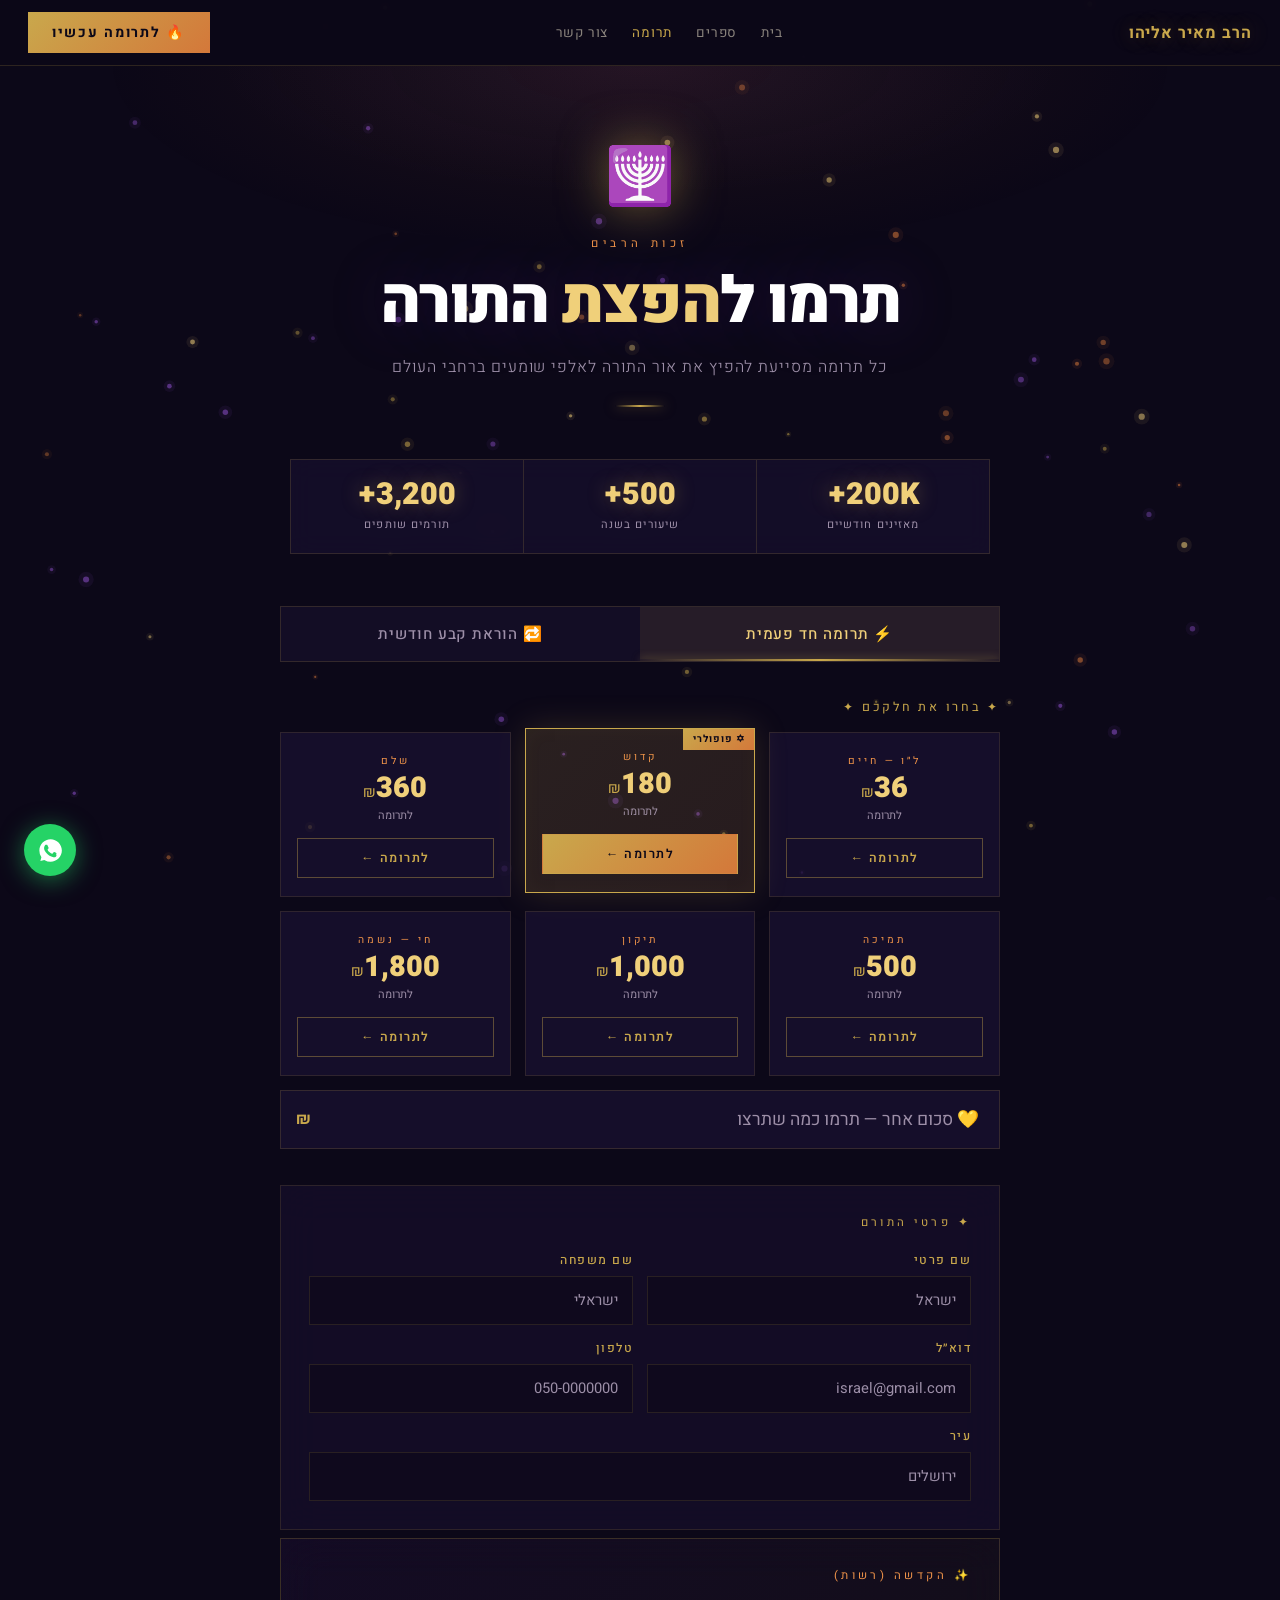
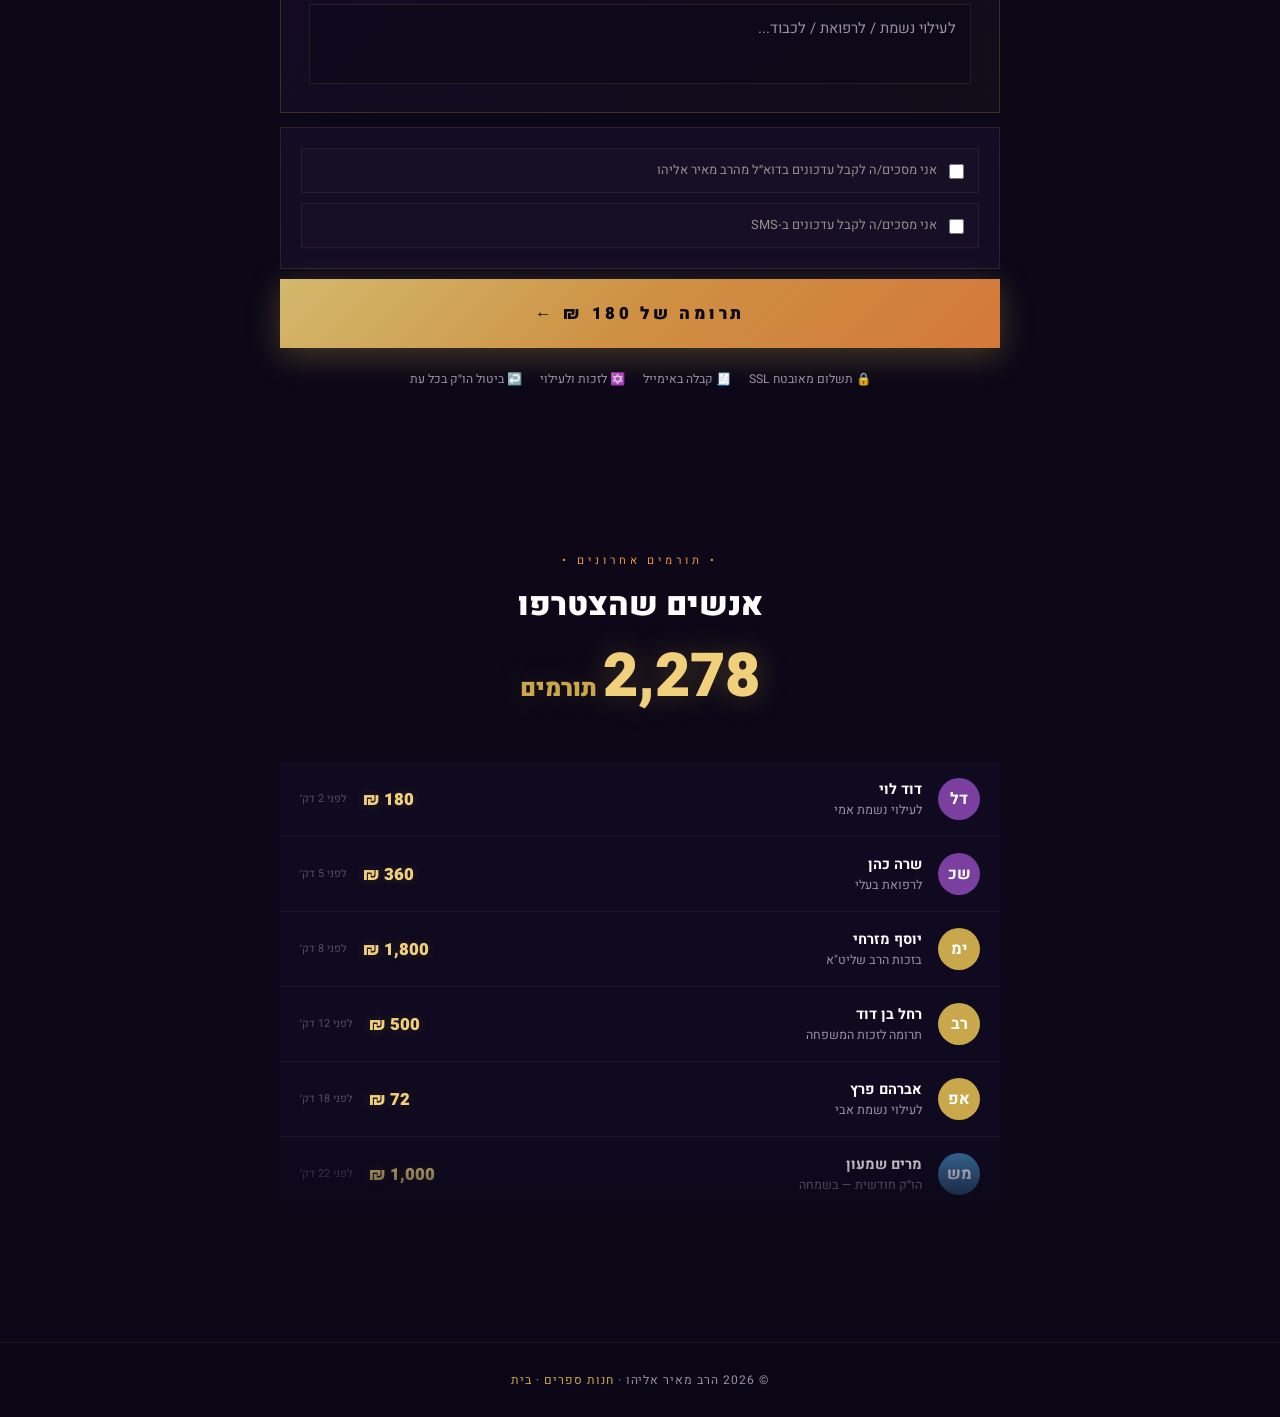
<file: donate.html>
<!DOCTYPE html>
<html lang="he" dir="rtl">
<head>
  <meta charset="UTF-8"/>
  <meta name="viewport" content="width=device-width, initial-scale=1.0"/>
  <title>תרומה — הרב מאיר אליהו</title>
  <link rel="preconnect" href="https://fonts.googleapis.com"/>
  <link rel="preconnect" href="https://fonts.gstatic.com" crossorigin/>
  <link href="https://fonts.googleapis.com/css2?family=Heebo:wght@300;400;500;700;900&display=swap" rel="stylesheet"/>
  <style>
    *, *::before, *::after { box-sizing: border-box; margin: 0; padding: 0; }

    :root {
      --gold:       #c9a84c;
      --gold-light: #f0d07a;
      --amber:      #d4783a;
      --amber-light:#f0944a;
      --bg:         #0c0818;
      --bg-card:    #1a1232;
      --border:     rgba(201,168,76,0.18);
      --text:       #f2ead8;
      --muted:      #9d8fa8;
      --font:       'Heebo', sans-serif;
      --purple:     #7b3fa0;
    }

    html { scroll-behavior: smooth; }

    body {
      font-family: var(--font);
      background: var(--bg);
      color: var(--text);
      direction: rtl;
      overflow-x: hidden;
      min-height: 100vh;
    }

    /* ══ CANVAS BACKGROUND ═══════════════════════════ */
    #particle-canvas {
      position: fixed;
      inset: 0; z-index: 0;
      pointer-events: none;
    }

    /* ══ STICKY DONATE CTA BAR ═══════════════════════ */
    .sticky-bar {
      position: fixed; top: 0; left: 0; right: 0; z-index: 100;
      display: flex; align-items: center; justify-content: space-between;
      padding: 12px 28px;
      background: rgba(12,8,24,0.95);
      backdrop-filter: blur(16px);
      border-bottom: 1px solid var(--border);
    }
    .sticky-logo {
      font-size: 1rem; font-weight: 700;
      color: var(--gold);
      text-decoration: none;
      letter-spacing: 0.06em;
      text-shadow: 0 0 20px rgba(201,168,76,0.4);
    }
    .sticky-nav { display: flex; align-items: center; gap: 24px; }
    .sticky-nav a {
      color: rgba(240,232,208,0.55);
      text-decoration: none;
      font-size: 0.84rem;
      letter-spacing: 0.06em;
      transition: color 0.2s;
    }
    .sticky-nav a:hover { color: var(--gold-light); }
    .sticky-nav a.active { color: var(--gold); }
    .sticky-cta {
      display: inline-flex; align-items: center; gap: 8px;
      padding: 10px 24px;
      background: linear-gradient(135deg, var(--gold), var(--amber));
      color: #0c0818;
      font-family: var(--font); font-size: 0.88rem; font-weight: 700;
      letter-spacing: 0.12em; border: none; cursor: pointer;
      transition: opacity 0.2s, transform 0.2s;
      text-decoration: none;
    }
    .sticky-cta:hover { opacity: 0.88; transform: translateY(-1px); }

    /* mobile hamburger */
    .sticky-ham {
      display: none; flex-direction: column; gap: 5px;
      background: none; border: none; cursor: pointer; padding: 4px;
    }
    .sticky-ham span {
      display: block; width: 22px; height: 1.5px;
      background: var(--gold);
      transition: transform 0.3s ease, opacity 0.2s ease;
    }
    .sticky-ham.open span:nth-child(1) { transform: translateY(6.5px) rotate(45deg); }
    .sticky-ham.open span:nth-child(2) { opacity: 0; }
    .sticky-ham.open span:nth-child(3) { transform: translateY(-6.5px) rotate(-45deg); }

    .mob-overlay {
      position: fixed; inset: 0; z-index: 90;
      background: rgba(8,4,20,0.97);
      backdrop-filter: blur(24px);
      display: flex; flex-direction: column;
      align-items: center; justify-content: center; gap: 40px;
      opacity: 0; pointer-events: none;
      transition: opacity 0.35s ease;
    }
    .mob-overlay.open { opacity: 1; pointer-events: all; }
    .mob-overlay a {
      font-size: 1.8rem; font-weight: 700; letter-spacing: 0.1em;
      color: rgba(240,232,208,0.65); text-decoration: none;
      transition: color 0.25s ease;
    }
    .mob-overlay a:hover { color: var(--gold-light); }

    /* ══ MAIN WRAPPER ════════════════════════════════ */
    .main-wrap {
      position: relative; z-index: 1;
      padding-top: 64px;
    }

    /* ══ HERO ════════════════════════════════════════ */
    .donate-hero {
      text-align: center;
      padding: 72px 24px 52px;
      position: relative;
    }
    .donate-hero::before {
      content: '';
      position: absolute; inset: 0;
      background:
        radial-gradient(ellipse 70% 80% at 50% 0%, rgba(180,100,20,0.1) 0%, transparent 60%),
        radial-gradient(ellipse 60% 60% at 50% 0%, rgba(120,60,200,0.08) 0%, transparent 55%);
      pointer-events: none;
    }

    /* 3D rotating menorah/star SVG */
    .hero-3d-icon {
      display: inline-block;
      font-size: 3.5rem;
      margin-bottom: 16px;
      animation: spin3d 8s ease-in-out infinite;
      filter: drop-shadow(0 0 24px rgba(201,168,76,0.5));
      transform-style: preserve-3d;
    }
    @keyframes spin3d {
      0%   { transform: rotateY(0deg) scale(1); }
      25%  { transform: rotateY(15deg) scale(1.05); }
      50%  { transform: rotateY(0deg) scale(1); }
      75%  { transform: rotateY(-15deg) scale(1.05); }
      100% { transform: rotateY(0deg) scale(1); }
    }

    .hero-eyebrow {
      font-size: 0.72rem; letter-spacing: 0.4em;
      color: var(--amber-light); text-transform: uppercase; margin-bottom: 14px;
    }
    .hero-title {
      font-size: clamp(2.2rem, 6vw, 4rem);
      font-weight: 900; letter-spacing: -0.03em; color: #fff;
      line-height: 1.15;
      text-shadow: 0 0 60px rgba(120,60,200,0.25);
      margin-bottom: 14px;
    }
    .hero-title span { color: var(--gold-light); }
    .hero-sub {
      font-size: 1rem; font-weight: 300; color: var(--muted);
      letter-spacing: 0.06em; max-width: 520px; margin: 0 auto;
      line-height: 1.7;
    }
    .hero-divider {
      width: 50px; height: 2px;
      background: linear-gradient(90deg, transparent, var(--gold), transparent);
      margin: 24px auto 0;
      box-shadow: 0 0 12px rgba(201,168,76,0.5);
    }

    /* ══ IMPACT COUNTER BAR ══════════════════════════ */
    .impact-bar {
      display: flex; justify-content: center;
      max-width: 700px; margin: 0 auto 52px;
      border: 1px solid var(--border);
      background: rgba(26,18,50,0.6);
      backdrop-filter: blur(12px);
    }
    .impact-cell {
      flex: 1; text-align: center; padding: 20px 12px;
      border-left: 1px solid var(--border);
      position: relative;
    }
    .impact-cell:last-child { border-left: none; }
    .impact-num {
      display: block;
      font-size: 1.9rem; font-weight: 900; line-height: 1;
      color: var(--gold-light);
      text-shadow: 0 0 20px rgba(201,168,76,0.35);
    }
    .impact-lbl {
      display: block; font-size: 0.7rem; color: var(--muted);
      letter-spacing: 0.1em; margin-top: 6px;
    }

    /* ══ TOGGLE ══════════════════════════════════════ */
    .section-wrap {
      max-width: 760px; margin: 0 auto; padding: 0 20px 100px;
    }
    .toggle-row {
      display: flex;
      border: 1px solid var(--border);
      background: rgba(26,18,50,0.5);
      margin-bottom: 36px;
      overflow: hidden;
    }
    .toggle-btn {
      flex: 1; padding: 16px;
      background: transparent; border: none;
      color: var(--muted);
      font-family: var(--font); font-size: 0.95rem; font-weight: 500;
      letter-spacing: 0.06em; cursor: pointer;
      transition: all 0.28s ease; position: relative;
    }
    .toggle-btn.active { background: rgba(201,168,76,0.1); color: var(--gold-light); }
    .toggle-btn.active::after {
      content: '';
      position: absolute; bottom: 0; left: 0; right: 0; height: 2px;
      background: linear-gradient(90deg, transparent, var(--gold), transparent);
      box-shadow: 0 0 8px rgba(201,168,76,0.6);
    }

    /* ══ AMOUNT CARDS GRID ═══════════════════════════ */
    .amounts-section { margin-bottom: 8px; }
    .amounts-label {
      font-size: 0.78rem; color: var(--gold); letter-spacing: 0.22em;
      text-transform: uppercase; margin-bottom: 16px; display: block;
    }
    .amounts-grid {
      display: grid;
      grid-template-columns: repeat(3, 1fr);
      gap: 14px;
      margin-bottom: 14px;
    }

    .amount-card {
      position: relative;
      background: rgba(26,18,50,0.7);
      border: 1px solid rgba(201,168,76,0.14);
      padding: 20px 16px 18px;
      text-align: center;
      cursor: pointer;
      transition: border-color 0.3s, box-shadow 0.3s, transform 0.3s;
      transform-style: preserve-3d;
      overflow: hidden;
    }
    .amount-card::before {
      content: '';
      position: absolute; inset: 0;
      background: linear-gradient(135deg, rgba(201,168,76,0.06), rgba(212,120,58,0.04));
      opacity: 0; transition: opacity 0.3s;
    }
    .amount-card:hover { border-color: rgba(201,168,76,0.5); transform: translateY(-4px); }
    .amount-card:hover::before { opacity: 1; }
    .amount-card.selected {
      border-color: var(--gold);
      background: rgba(201,168,76,0.1);
      box-shadow: 0 0 32px rgba(201,168,76,0.18), inset 0 0 20px rgba(201,168,76,0.04);
      transform: translateY(-4px);
    }
    .amount-card.selected::before { opacity: 1; }

    /* popular badge */
    .card-badge {
      position: absolute; top: -1px; right: -1px;
      padding: 4px 10px;
      background: linear-gradient(135deg, var(--gold), var(--amber));
      color: #0c0818;
      font-size: 0.62rem; font-weight: 700; letter-spacing: 0.1em;
    }

    .card-label {
      font-size: 0.65rem; letter-spacing: 0.28em; color: var(--amber-light);
      text-transform: uppercase; margin-bottom: 6px;
    }
    .card-price {
      font-size: 1.8rem; font-weight: 900; line-height: 1;
      color: var(--gold-light);
    }
    .card-price .curr { font-size: 0.95rem; font-weight: 400; color: var(--gold); }
    .card-sub {
      font-size: 0.7rem; color: var(--muted); margin-top: 4px; margin-bottom: 14px;
    }
    .card-donate-btn {
      width: 100%;
      padding: 10px 0;
      background: transparent;
      border: 1px solid rgba(201,168,76,0.4);
      color: var(--gold);
      font-family: var(--font); font-size: 0.78rem; font-weight: 600;
      letter-spacing: 0.12em; cursor: pointer;
      position: relative; overflow: hidden;
      transition: color 0.28s ease;
    }
    .card-donate-btn::before {
      content: '';
      position: absolute; inset: 0;
      background: linear-gradient(135deg, var(--gold), var(--amber));
      transform: translateX(101%);
      transition: transform 0.32s cubic-bezier(0.16,1,0.3,1);
    }
    .card-donate-btn:hover::before { transform: translateX(0); }
    .card-donate-btn:hover { color: #0c0818; border-color: var(--gold); }
    .card-donate-btn span { position: relative; z-index: 1; }
    .amount-card.selected .card-donate-btn {
      background: linear-gradient(135deg, var(--gold), var(--amber));
      color: #0c0818; border-color: transparent;
    }
    .amount-card.selected .card-donate-btn::before { display: none; }

    /* ══ CUSTOM AMOUNT ═══════════════════════════════ */
    .custom-row {
      position: relative; margin-bottom: 36px;
    }
    .custom-row input {
      width: 100%;
      padding: 16px 20px 16px 50px;
      background: rgba(26,18,50,0.7);
      border: 1px solid var(--border);
      color: var(--text);
      font-family: var(--font); font-size: 1.1rem;
      direction: rtl; outline: none;
      transition: border-color 0.28s, box-shadow 0.28s;
    }
    .custom-row input:focus {
      border-color: rgba(201,168,76,0.6);
      box-shadow: 0 0 0 3px rgba(201,168,76,0.07);
    }
    .custom-row input::placeholder { color: var(--muted); }
    .custom-row .sym {
      position: absolute; left: 16px; top: 50%;
      transform: translateY(-50%);
      color: var(--gold); font-weight: 700; pointer-events: none;
    }

    /* ══ RECURRING NOTE ══════════════════════════════ */
    .recurring-note {
      display: none;
      padding: 14px 18px;
      border: 1px solid rgba(212,120,58,0.28);
      background: linear-gradient(135deg, rgba(212,120,58,0.07), rgba(201,168,76,0.04));
      font-size: 0.88rem; color: rgba(240,232,208,0.7);
      line-height: 1.65; margin-bottom: 28px;
    }

    /* ══ FORM GLASSMORPHISM ═══════════════════════════ */
    .form-glass {
      background: rgba(26,18,50,0.55);
      border: 1px solid rgba(201,168,76,0.14);
      backdrop-filter: blur(20px);
      padding: 28px;
      margin-bottom: 8px;
      transition: border-color 0.3s;
    }
    .form-glass:hover { border-color: rgba(201,168,76,0.25); }
    .form-title {
      font-size: 0.72rem; letter-spacing: 0.3em; color: var(--gold);
      text-transform: uppercase; margin-bottom: 20px;
    }
    .form-row { display: grid; grid-template-columns: 1fr 1fr; gap: 14px; }
    .field { display: flex; flex-direction: column; gap: 7px; }
    .field label {
      font-size: 0.76rem; font-weight: 500;
      letter-spacing: 0.12em; color: var(--gold);
    }
    .field input, .field textarea {
      padding: 13px 14px;
      background: rgba(12,8,24,0.6);
      border: 1px solid rgba(201,168,76,0.14);
      color: var(--text);
      font-family: var(--font); font-size: 0.92rem;
      direction: rtl; outline: none;
      transition: border-color 0.25s, box-shadow 0.25s;
    }
    .field input:focus, .field textarea:focus {
      border-color: rgba(201,168,76,0.55);
      box-shadow: 0 0 0 3px rgba(201,168,76,0.05);
    }
    .field input::placeholder, .field textarea::placeholder { color: var(--muted); }
    .field textarea { resize: none; height: 80px; }

    .dedication-glass {
      background: linear-gradient(135deg, rgba(120,60,200,0.07), rgba(201,168,76,0.04));
      border-color: rgba(201,168,76,0.22) !important;
    }
    .dedication-glass .form-title { color: var(--amber-light); }

    .consent {
      display: flex; align-items: flex-start; gap: 12px;
      padding: 12px 14px;
      border: 1px solid rgba(201,168,76,0.1);
      background: rgba(201,168,76,0.02);
      cursor: pointer;
      transition: border-color 0.2s;
    }
    .consent:hover { border-color: rgba(201,168,76,0.28); }
    .consent input { width: 15px; height: 15px; margin-top: 3px; accent-color: var(--gold); flex-shrink: 0; }
    .consent span { font-size: 0.8rem; color: rgba(240,232,208,0.6); line-height: 1.5; }

    /* ══ DONATE BUTTON ═══════════════════════════════ */
    .donate-btn-wrap { margin-top: 10px; position: relative; }
    .btn-donate-main {
      width: 100%;
      padding: 22px;
      background: linear-gradient(135deg, #c9a84c 0%, #d4783a 100%);
      border: none; color: #0c0818;
      font-family: var(--font); font-size: 1.05rem; font-weight: 900;
      letter-spacing: 0.22em; cursor: pointer;
      position: relative; overflow: hidden;
      transition: transform 0.25s, box-shadow 0.25s;
      box-shadow: 0 8px 32px rgba(201,168,76,0.3);
    }
    .btn-donate-main:hover {
      transform: translateY(-2px);
      box-shadow: 0 16px 48px rgba(201,168,76,0.45);
    }
    .btn-donate-main:active { transform: scale(0.99); }
    .btn-donate-main::before {
      content: '';
      position: absolute; inset: 0;
      background: linear-gradient(135deg, rgba(255,255,255,0.18) 0%, transparent 50%);
      pointer-events: none;
    }
    .btn-text { position: relative; z-index: 1; }
    /* ripple */
    .ripple-el {
      position: absolute;
      border-radius: 50%;
      transform: scale(0);
      animation: ripple-anim 0.6s linear;
      background: rgba(255,255,255,0.2);
      pointer-events: none;
    }
    @keyframes ripple-anim {
      to { transform: scale(4); opacity: 0; }
    }
    /* pulse glow */
    @keyframes btn-glow {
      0%,100% { box-shadow: 0 8px 32px rgba(201,168,76,0.3); }
      50%      { box-shadow: 0 8px 52px rgba(201,168,76,0.55); }
    }
    .btn-donate-main { animation: btn-glow 2.8s ease-in-out infinite; }

    /* ══ TRUST ROW ═══════════════════════════════════ */
    .trust-row {
      display: flex; justify-content: center; gap: 18px;
      margin-top: 22px; flex-wrap: wrap;
    }
    .trust-item {
      display: flex; align-items: center; gap: 6px;
      font-size: 0.76rem; color: var(--muted);
    }

    /* ══ LIVE DONORS FEED ════════════════════════════ */
    .donors-section {
      max-width: 760px; margin: 64px auto 0; padding: 0 20px 120px;
    }
    .donors-eyebrow {
      text-align: center; display: block;
      font-size: 0.7rem; letter-spacing: 0.35em; color: var(--amber-light);
      text-transform: uppercase; margin-bottom: 12px;
    }
    .donors-title {
      text-align: center;
      font-size: clamp(1.4rem, 3.5vw, 2rem);
      font-weight: 900; color: #fff; margin-bottom: 4px;
    }
    .donors-count-live {
      text-align: center;
      font-size: clamp(2.4rem, 6vw, 3.8rem);
      font-weight: 900; color: var(--gold-light);
      text-shadow: 0 0 30px rgba(201,168,76,0.3);
      display: block; margin-bottom: 40px;
    }
    .donors-count-live span { font-size: 1.5rem; color: var(--gold); }

    .donors-feed {
      display: flex; flex-direction: column; gap: 0;
      position: relative;
      max-height: 460px; overflow: hidden;
    }
    .donors-feed::after {
      content: '';
      position: absolute; bottom: 0; left: 0; right: 0; height: 80px;
      background: linear-gradient(to top, var(--bg), transparent);
      pointer-events: none;
    }

    .donor-row {
      display: flex; align-items: center; gap: 16px;
      padding: 16px 20px;
      border-bottom: 1px solid rgba(201,168,76,0.07);
      animation: donor-enter 0.5s cubic-bezier(0.16,1,0.3,1) both;
      background: rgba(26,18,50,0.3);
      transition: background 0.25s;
    }
    .donor-row:hover { background: rgba(201,168,76,0.04); }
    @keyframes donor-enter {
      from { opacity: 0; transform: translateY(-16px); }
      to   { opacity: 1; transform: translateY(0); }
    }
    .donor-avatar {
      width: 42px; height: 42px; border-radius: 50%;
      background: linear-gradient(135deg, var(--purple), var(--amber));
      display: flex; align-items: center; justify-content: center;
      font-size: 1rem; font-weight: 700; color: #fff;
      flex-shrink: 0;
    }
    .donor-info { flex: 1; min-width: 0; }
    .donor-name { font-size: 0.9rem; font-weight: 700; color: #fff; }
    .donor-msg  { font-size: 0.78rem; color: var(--muted); margin-top: 2px; line-height: 1.4; white-space: nowrap; overflow: hidden; text-overflow: ellipsis; }
    .donor-amount {
      font-size: 1.05rem; font-weight: 900;
      color: var(--gold-light); flex-shrink: 0;
      text-shadow: 0 0 12px rgba(201,168,76,0.2);
    }
    .donor-time { font-size: 0.68rem; color: rgba(157,143,168,0.5); flex-shrink: 0; }

    /* ══ FLOATING WHATSAPP ═══════════════════════════ */
    .float-wa {
      position: fixed; bottom: 24px; left: 24px; z-index: 500;
      width: 52px; height: 52px; border-radius: 50%;
      background: #25d366;
      display: flex; align-items: center; justify-content: center;
      text-decoration: none;
      box-shadow: 0 4px 24px rgba(37,211,102,0.5);
      animation: wa-p 3s ease-in-out infinite;
      transition: transform 0.2s;
    }
    .float-wa:hover { transform: scale(1.1); }
    .float-wa svg { width: 27px; height: 27px; fill: #fff; }
    @keyframes wa-p {
      0%,100% { box-shadow: 0 4px 24px rgba(37,211,102,0.5); }
      50%      { box-shadow: 0 4px 40px rgba(37,211,102,0.75); }
    }

    /* ══ FOOTER ══════════════════════════════════════ */
    .donate-footer {
      border-top: 1px solid rgba(201,168,76,0.1);
      padding: 28px 20px;
      text-align: center;
      background: rgba(12,8,24,0.7);
      position: relative; z-index: 1;
    }
    .donate-footer p { font-size: 0.75rem; color: var(--muted); letter-spacing: 0.08em; }
    .donate-footer a { color: var(--gold); text-decoration: none; }

    /* ══ MOBILE ══════════════════════════════════════ */
    @media (max-width: 700px) {
      .sticky-nav { display: none; }
      .sticky-ham { display: flex; }
      .sticky-cta { padding: 9px 16px; font-size: 0.8rem; letter-spacing: 0.08em; }

      .donate-hero { padding: 56px 20px 40px; }
      .hero-title { font-size: clamp(1.8rem, 8vw, 2.8rem); }

      .impact-bar { flex-wrap: wrap; margin: 0 20px 40px; }
      .impact-cell { min-width: 45%; border-bottom: 1px solid var(--border); }
      .impact-num { font-size: 1.5rem; }

      .amounts-grid { grid-template-columns: repeat(2,1fr); gap: 10px; }
      .card-price { font-size: 1.5rem; }

      .form-row { grid-template-columns: 1fr; }
      .form-glass { padding: 20px 18px; }

      .trust-row { gap: 10px; }
      .donors-section { margin-top: 40px; }

      .float-wa { left: 14px; bottom: 16px; width: 46px; height: 46px; }
    }
    @media (max-width: 400px) {
      .amounts-grid { grid-template-columns: repeat(2,1fr); }
    }
  </style>
</head>
<body>

  <!-- ══ CANVAS PARTICLES ══════════════════════════ -->
  <canvas id="particle-canvas"></canvas>

  <!-- ══ MOBILE NAV ════════════════════════════════ -->
  <div class="mob-overlay" id="mob-nav">
    <a href="index.html" onclick="closeMob()">בית</a>
    <a href="shop.html" onclick="closeMob()">ספרים</a>
    <a href="donate.html" onclick="closeMob()">תרומה</a>
    <a href="https://www.youtube.com/@ravmeireliyahu" target="_blank" onclick="closeMob()">שיעורים</a>
  </div>

  <!-- ══ STICKY BAR ════════════════════════════════ -->
  <header class="sticky-bar">
    <a href="index.html" class="sticky-logo">הרב מאיר אליהו</a>
    <nav class="sticky-nav">
      <a href="index.html">בית</a>
      <a href="shop.html">ספרים</a>
      <a href="donate.html" class="active">תרומה</a>
      <a href="index.html#section-cta">צור קשר</a>
    </nav>
    <div style="display:flex;align-items:center;gap:12px;">
      <a href="#donate-form" class="sticky-cta">🔥 לתרומה עכשיו</a>
      <button class="sticky-ham" id="mob-btn" onclick="toggleMob()">
        <span></span><span></span><span></span>
      </button>
    </div>
  </header>

  <!-- ══ MAIN ══════════════════════════════════════ -->
  <div class="main-wrap">

    <!-- HERO -->
    <section class="donate-hero" id="donate-hero">
      <div class="hero-3d-icon" id="hero3d">🕎</div>
      <p class="hero-eyebrow">זכות הרבים</p>
      <h1 class="hero-title">תרמו ל<span>הפצת</span> התורה</h1>
      <p class="hero-sub">כל תרומה מסייעת להפיץ את אור התורה לאלפי שומעים ברחבי העולם</p>
      <div class="hero-divider"></div>
    </section>

    <!-- IMPACT BAR -->
    <div class="impact-bar" id="impact-bar" style="position:relative;z-index:1;max-width:700px;margin:0 auto 52px;">
      <div class="impact-cell">
        <span class="impact-num" data-target="200000" data-suffix="K+">0</span>
        <span class="impact-lbl">מאזינים חודשיים</span>
      </div>
      <div class="impact-cell">
        <span class="impact-num" data-target="500" data-suffix="+">0</span>
        <span class="impact-lbl">שיעורים בשנה</span>
      </div>
      <div class="impact-cell">
        <span class="impact-num" data-target="3200" data-suffix="+">0</span>
        <span class="impact-lbl">תורמים שותפים</span>
      </div>
    </div>

    <!-- FORM SECTION -->
    <section class="section-wrap" id="donate-form">

      <!-- toggle -->
      <div class="toggle-row">
        <button class="toggle-btn active" id="btn-onetime" onclick="setType('onetime')">⚡ תרומה חד פעמית</button>
        <button class="toggle-btn" id="btn-recur" onclick="setType('recurring')">🔁 הוראת קבע חודשית</button>
      </div>

      <!-- recurring note -->
      <div class="recurring-note" id="recur-note">
        💛 <strong style="color:var(--gold-light);">הוראת קבע</strong> — תרומה חודשית קבועה. ניתן לבטל בכל עת.
      </div>

      <!-- amount cards -->
      <div class="amounts-section">
        <span class="amounts-label">✦ בחרו את חלקכם ✦</span>
        <div class="amounts-grid" id="amounts-grid">

          <div class="amount-card" data-amount="36" onclick="pickCard(this)">
            <div class="card-label">ל״ו — חיים</div>
            <div class="card-price"><span class="curr">₪</span>36</div>
            <div class="card-sub" id="sub-36">לתרומה</div>
            <button class="card-donate-btn" onclick="event.stopPropagation();pickCard(this.closest('.amount-card'));scrollForm()"><span>לתרומה ←</span></button>
          </div>

          <div class="amount-card selected" data-amount="180" onclick="pickCard(this)">
            <div class="card-badge">✡ פופולרי</div>
            <div class="card-label">קדוש</div>
            <div class="card-price"><span class="curr">₪</span>180</div>
            <div class="card-sub" id="sub-180">לתרומה</div>
            <button class="card-donate-btn" onclick="event.stopPropagation();pickCard(this.closest('.amount-card'));scrollForm()"><span>לתרומה ←</span></button>
          </div>

          <div class="amount-card" data-amount="360" onclick="pickCard(this)">
            <div class="card-label">שלם</div>
            <div class="card-price"><span class="curr">₪</span>360</div>
            <div class="card-sub" id="sub-360">לתרומה</div>
            <button class="card-donate-btn" onclick="event.stopPropagation();pickCard(this.closest('.amount-card'));scrollForm()"><span>לתרומה ←</span></button>
          </div>

          <div class="amount-card" data-amount="500" onclick="pickCard(this)">
            <div class="card-label">תמיכה</div>
            <div class="card-price"><span class="curr">₪</span>500</div>
            <div class="card-sub" id="sub-500">לתרומה</div>
            <button class="card-donate-btn" onclick="event.stopPropagation();pickCard(this.closest('.amount-card'));scrollForm()"><span>לתרומה ←</span></button>
          </div>

          <div class="amount-card" data-amount="1000" onclick="pickCard(this)">
            <div class="card-label">תיקון</div>
            <div class="card-price"><span class="curr">₪</span>1,000</div>
            <div class="card-sub" id="sub-1000">לתרומה</div>
            <button class="card-donate-btn" onclick="event.stopPropagation();pickCard(this.closest('.amount-card'));scrollForm()"><span>לתרומה ←</span></button>
          </div>

          <div class="amount-card" data-amount="1800" onclick="pickCard(this)">
            <div class="card-label">חי — נשמה</div>
            <div class="card-price"><span class="curr">₪</span>1,800</div>
            <div class="card-sub" id="sub-1800">לתרומה</div>
            <button class="card-donate-btn" onclick="event.stopPropagation();pickCard(this.closest('.amount-card'));scrollForm()"><span>לתרומה ←</span></button>
          </div>

        </div>

        <!-- custom -->
        <div class="custom-row">
          <span class="sym">₪</span>
          <input type="number" id="custom-input" placeholder="💛 סכום אחר — תרמו כמה שתרצו"
                 min="10" oninput="onCustom()" />
        </div>
      </div>

      <!-- FORM -->
      <form id="main-form" onsubmit="donateSend(event)">
        <div class="form-glass">
          <div class="form-title">✦ פרטי התורם</div>
          <div class="form-row" style="margin-bottom:14px;">
            <div class="field">
              <label for="fn">שם פרטי</label>
              <input id="fn" type="text" placeholder="ישראל" required />
            </div>
            <div class="field">
              <label for="ln">שם משפחה</label>
              <input id="ln" type="text" placeholder="ישראלי" required />
            </div>
          </div>
          <div class="form-row" style="margin-bottom:14px;">
            <div class="field">
              <label for="em">דוא״ל</label>
              <input id="em" type="email" placeholder="israel@gmail.com" required />
            </div>
            <div class="field">
              <label for="ph">טלפון</label>
              <input id="ph" type="tel" placeholder="050-0000000" required />
            </div>
          </div>
          <div class="field">
            <label for="city">עיר</label>
            <input id="city" type="text" placeholder="ירושלים" />
          </div>
        </div>

        <div class="form-glass dedication-glass" style="margin-bottom:14px;">
          <div class="form-title">✨ הקדשה (רשות)</div>
          <div class="field">
            <textarea id="ded" placeholder="לעילוי נשמת / לרפואת / לכבוד..."></textarea>
          </div>
        </div>

        <div class="form-glass" style="display:flex;flex-direction:column;gap:10px;padding:20px 20px;">
          <label class="consent">
            <input type="checkbox" id="c-email" required />
            <span>אני מסכים/ה לקבל עדכונים בדוא״ל מהרב מאיר אליהו</span>
          </label>
          <label class="consent">
            <input type="checkbox" id="c-sms" />
            <span>אני מסכים/ה לקבל עדכונים ב-SMS</span>
          </label>
        </div>

        <div class="donate-btn-wrap">
          <button type="submit" class="btn-donate-main" id="main-donate-btn">
            <span class="btn-text" id="btn-label">לתרומה של 180 ₪ ←</span>
          </button>
        </div>

        <div class="trust-row">
          <div class="trust-item">🔒 תשלום מאובטח SSL</div>
          <div class="trust-item">🧾 קבלה באימייל</div>
          <div class="trust-item">✡️ לזכות ולעילוי</div>
          <div class="trust-item">↩️ ביטול הו״ק בכל עת</div>
        </div>
      </form>
    </section>

    <!-- ══ LIVE DONORS FEED ══════════════════════════ -->
    <section class="donors-section">
      <span class="donors-eyebrow">• תורמים אחרונים •</span>
      <h2 class="donors-title">אנשים שהצטרפו</h2>
      <span class="donors-count-live" id="live-count">0<span> תורמים</span></span>

      <div class="donors-feed" id="donors-feed">
        <!-- filled by JS -->
      </div>
    </section>

  </div><!-- /main-wrap -->

  <!-- ══ FOOTER ════════════════════════════════════ -->
  <footer class="donate-footer">
    <p>© 2026 הרב מאיר אליהו · <a href="shop.html">חנות ספרים</a> · <a href="index.html">בית</a></p>
  </footer>

  <!-- WhatsApp -->
  <a href="https://wa.me/972523897818" target="_blank" rel="noopener" class="float-wa" aria-label="WhatsApp">
    <svg viewBox="0 0 24 24"><path d="M17.5 14.4c-.3-.1-1.7-.8-2-1-.3-.1-.5-.1-.7.1-.2.3-.8 1-.9 1.2-.2.2-.3.2-.6.1-.3-.1-1.2-.4-2.3-1.4-.8-.7-1.4-1.6-1.5-1.9-.2-.3 0-.5.1-.6l.4-.5c.1-.2.2-.3.3-.5 0-.2 0-.4-.1-.5l-.9-2.1c-.2-.5-.4-.5-.7-.5H8c-.2 0-.5.1-.7.3C7 7.8 6.3 8.5 6.3 9.9s1 2.8 1.1 3c.1.2 2 3.1 4.8 4.3 2.8 1.2 2.8.8 3.3.8s1.5-.6 1.7-1.2c.2-.6.2-1.1.1-1.2-.1-.2-.2-.2-.5-.3zm-5.5 7.6a9.9 9.9 0 0 1-5.1-1.4l-.4-.2-3.5.9.9-3.4-.2-.4A9.9 9.9 0 0 1 2.1 12c0-5.5 4.5-10 10-10s10 4.5 10 10-4.5 10-10 10z"/></svg>
  </a>

  <script>
  // ══ CANVAS PARTICLES ════════════════════════════
  (function(){
    const cv = document.getElementById('particle-canvas');
    const ctx = cv.getContext('2d');
    let W, H, particles = [];
    const N = 80;

    function resize() {
      W = cv.width  = window.innerWidth;
      H = cv.height = window.innerHeight;
    }
    resize();
    window.addEventListener('resize', resize);

    function rand(a,b){ return a + Math.random()*(b-a); }

    class Particle {
      constructor() { this.reset(true); }
      reset(init) {
        this.x  = rand(0, W);
        this.y  = init ? rand(0, H) : H + 10;
        this.r  = rand(1, 3.2);
        this.vy = rand(0.3, 1.1);
        this.vx = rand(-0.3, 0.3);
        this.life = 0;
        this.maxLife = rand(120, 260);
        // colors: gold / amber / purple
        const palette = [
          'rgba(201,168,76,',
          'rgba(240,208,122,',
          'rgba(212,120,58,',
          'rgba(140,80,200,',
        ];
        this.color = palette[Math.floor(Math.random()*palette.length)];
      }
      update() {
        this.x  += this.vx;
        this.y  -= this.vy;
        this.life++;
        if(this.y < -10 || this.life > this.maxLife) this.reset(false);
      }
      draw() {
        const t = this.life / this.maxLife;
        const alpha = t < 0.2 ? t/0.2 : t > 0.8 ? (1-t)/0.2 : 1;
        ctx.beginPath();
        ctx.arc(this.x, this.y, this.r, 0, Math.PI*2);
        ctx.fillStyle = this.color + (alpha*0.55) + ')';
        ctx.fill();
        // glow
        ctx.beginPath();
        ctx.arc(this.x, this.y, this.r*2.5, 0, Math.PI*2);
        ctx.fillStyle = this.color + (alpha*0.08) + ')';
        ctx.fill();
      }
    }

    for(let i=0;i<N;i++) particles.push(new Particle());

    function loop() {
      ctx.clearRect(0,0,W,H);
      particles.forEach(p => { p.update(); p.draw(); });
      requestAnimationFrame(loop);
    }
    loop();

    // Mouse parallax on hero icon
    let mx=0, my=0;
    document.addEventListener('mousemove', e => {
      mx = (e.clientX/window.innerWidth  - 0.5) * 2;
      my = (e.clientY/window.innerHeight - 0.5) * 2;
      const icon = document.getElementById('hero3d');
      if(icon) icon.style.transform = `rotateY(${mx*18}deg) rotateX(${-my*10}deg) scale(1.05)`;
    });
  })();

  // ══ MOBILE NAV ══════════════════════════════════
  function toggleMob() {
    const b = document.getElementById('mob-btn');
    const n = document.getElementById('mob-nav');
    b.classList.toggle('open');
    n.classList.toggle('open');
    document.body.style.overflow = n.classList.contains('open') ? 'hidden' : '';
  }
  function closeMob() {
    document.getElementById('mob-btn').classList.remove('open');
    document.getElementById('mob-nav').classList.remove('open');
    document.body.style.overflow = '';
  }
  document.addEventListener('keydown', e => { if(e.key==='Escape'){closeMob();} });

  // ══ IMPACT COUNTERS ══════════════════════════════
  const icObs = new IntersectionObserver(entries => {
    entries.forEach(entry => {
      if(!entry.isIntersecting) return;
      entry.target.querySelectorAll('[data-target]').forEach(el => {
        const target = +el.dataset.target;
        const suffix = el.dataset.suffix || '';
        const start = Date.now(), dur = 1800;
        function tick() {
          const p = Math.min((Date.now()-start)/dur, 1);
          const e2 = 1 - Math.pow(1-p, 3);
          const v = Math.round(e2*target);
          el.textContent = suffix==='K+' ? (v>=1000 ? Math.round(v/1000)+'K+' : v+'+') : v.toLocaleString('he-IL')+suffix;
          if(p<1) requestAnimationFrame(tick);
        }
        requestAnimationFrame(tick);
      });
      icObs.unobserve(entry.target);
    });
  }, { threshold: 0.4 });
  icObs.observe(document.getElementById('impact-bar'));

  // ══ AMOUNT CARDS ════════════════════════════════
  let selectedAmount = 180;
  let donateType = 'onetime';

  function pickCard(card) {
    document.querySelectorAll('.amount-card').forEach(c => c.classList.remove('selected'));
    card.classList.add('selected');
    selectedAmount = +card.dataset.amount;
    document.getElementById('custom-input').value = '';
    updateBtn();
  }

  function onCustom() {
    const v = +document.getElementById('custom-input').value;
    if(v > 0) {
      selectedAmount = v;
      document.querySelectorAll('.amount-card').forEach(c => c.classList.remove('selected'));
      updateBtn();
    }
  }

  function setType(t) {
    donateType = t;
    document.getElementById('btn-onetime').classList.toggle('active', t==='onetime');
    document.getElementById('btn-recur').classList.toggle('active', t==='recurring');
    document.getElementById('recur-note').style.display = t==='recurring' ? 'block' : 'none';
    // update card subs
    document.querySelectorAll('.amount-card').forEach(card => {
      const sub = card.querySelector('.card-sub');
      if(sub) sub.textContent = t==='recurring' ? 'לחודש' : 'לתרומה';
    });
    updateBtn();
  }

  function updateBtn() {
    const typeLabel = donateType==='recurring' ? 'הו״ק חודשית' : 'תרומה';
    const fmt = selectedAmount.toLocaleString('he-IL');
    document.getElementById('btn-label').textContent = `${typeLabel} של ${fmt} ₪ ←`;
  }

  function scrollForm() {
    document.getElementById('main-form').scrollIntoView({ behavior:'smooth', block:'start' });
  }

  // Ripple on donate button
  document.getElementById('main-donate-btn').addEventListener('click', function(e){
    const btn = this;
    const r = btn.getBoundingClientRect();
    const d = Math.max(r.width, r.height);
    const el = document.createElement('span');
    el.className = 'ripple-el';
    el.style.cssText = `width:${d}px;height:${d}px;left:${e.clientX-r.left-d/2}px;top:${e.clientY-r.top-d/2}px`;
    btn.appendChild(el);
    setTimeout(() => el.remove(), 700);
  });

  // ══ FORM SUBMIT ══════════════════════════════════
  function donateSend(e) {
    e.preventDefault();
    const data = {
      type: donateType, amount: selectedAmount,
      first: document.getElementById('fn').value,
      last:  document.getElementById('ln').value,
      email: document.getElementById('em').value,
      phone: document.getElementById('ph').value,
      city:  document.getElementById('city').value,
      ded:   document.getElementById('ded').value,
    };
    console.log('Donate:', data);
    // TODO: connect Meshulam API
    // Simulate adding to live feed
    addDonor(data.first + ' ' + data.last, data.amount, 'תרומה חדשה');
    alert(`תודה רבה! ממשיכים לעמוד התשלום — ${data.amount.toLocaleString('he-IL')} ₪`);
  }

  // ══ LIVE DONORS FEED ════════════════════════════
  const donorsData = [
    { name:'דוד לוי',        amount:180,  msg:'לעילוי נשמת אמי',        time:'לפני 2 דק׳' },
    { name:'שרה כהן',        amount:360,  msg:'לרפואת בעלי',             time:'לפני 5 דק׳' },
    { name:'יוסף מזרחי',     amount:1800, msg:'בזכות הרב שליט"א',       time:'לפני 8 דק׳' },
    { name:'רחל בן דוד',     amount:500,  msg:'תרומה לזכות המשפחה',      time:'לפני 12 דק׳' },
    { name:'אברהם פרץ',      amount:72,   msg:'לעילוי נשמת אבי',        time:'לפני 18 דק׳' },
    { name:'מרים שמעון',     amount:1000, msg:'הו״ק חודשית — בשמחה',    time:'לפני 22 דק׳' },
    { name:'יצחק אברהמי',    amount:180,  msg:'לזכות ילדיי',             time:'לפני 35 דק׳' },
    { name:'לאה גולדשטיין',  amount:360,  msg:'תודה לרב על הכל',        time:'לפני 44 דק׳' },
    { name:'משה בורוכוב',    amount:500,  msg:'לרפואת אמי שתחיה',       time:'לפני 51 דק׳' },
    { name:'נחמה אלבז',      amount:1800, msg:'בנדבת הלב',               time:'לפני שעה' },
    { name:'שלמה כץ',        amount:72,   msg:'לכבוד הרב',              time:'לפני שעה וחצי' },
    { name:'חנה ביטון',      amount:180,  msg:'בזכות כלל ישראל',        time:'לפני שעתיים' },
  ];

  let donorCount = 3200;
  const liveCountEl = document.getElementById('live-count');

  function animateLiveCount() {
    const start = Date.now(), dur = 2000, from = 0, to = donorCount;
    function tick() {
      const p = Math.min((Date.now()-start)/dur, 1);
      const v = Math.round((1-Math.pow(1-p,3))*to);
      liveCountEl.innerHTML = v.toLocaleString('he-IL') + '<span> תורמים</span>';
      if(p<1) requestAnimationFrame(tick);
    }
    requestAnimationFrame(tick);
  }

  const lcObs = new IntersectionObserver(entries => {
    entries.forEach(entry => {
      if(entry.isIntersecting) { animateLiveCount(); lcObs.unobserve(entry.target); }
    });
  }, { threshold: 0.3 });
  lcObs.observe(liveCountEl);

  function getInitials(name) {
    return name.trim().split(' ').map(w=>w[0]).slice(0,2).join('');
  }

  function buildRow(d) {
    const colors = ['#7b3fa0','#c9a84c','#d4783a','#3a6fa0','#a04060'];
    const color  = colors[Math.floor(Math.random()*colors.length)];
    const row = document.createElement('div');
    row.className = 'donor-row';
    row.innerHTML = `
      <div class="donor-avatar" style="background:${color}">${getInitials(d.name)}</div>
      <div class="donor-info">
        <div class="donor-name">${d.name}</div>
        <div class="donor-msg">${d.msg}</div>
      </div>
      <div class="donor-amount">${(+d.amount).toLocaleString('he-IL')} ₪</div>
      <div class="donor-time">${d.time}</div>
    `;
    return row;
  }

  function addDonor(name, amount, msg) {
    const feed = document.getElementById('donors-feed');
    const row = buildRow({ name, amount, msg, time: 'עכשיו' });
    row.style.animationDuration = '0.5s';
    feed.insertBefore(row, feed.firstChild);
    donorCount++;
  }

  // Populate initial donors
  const feed = document.getElementById('donors-feed');
  donorsData.forEach(d => feed.appendChild(buildRow(d)));

  // Simulate live donors every 12–20 seconds
  const liveDonors = [
    { name:'אליהו שפירא',  amount:180,  msg:'בזכות התורה הקדושה'  },
    { name:'דינה יחיאל',   amount:360,  msg:'לרפואת אמא שלי'      },
    { name:'זכריה מלכא',   amount:1000, msg:'בהוראת קבע — בשמחה'  },
    { name:'טובה אוחיון',  amount:72,   msg:'לכבוד הרב שליט"א'    },
    { name:'יהודה נחמיאס', amount:500,  msg:'לעילוי נשמת אבא'     },
  ];
  let liveIdx = 0;
  function showLiveDonor() {
    const d = liveDonors[liveIdx % liveDonors.length];
    addDonor(d.name, d.amount, d.msg);
    liveIdx++;
    setTimeout(showLiveDonor, 12000 + Math.random()*8000);
  }
  setTimeout(showLiveDonor, 8000);

  // 3D tilt on amount cards
  document.querySelectorAll('.amount-card').forEach(card => {
    card.addEventListener('mousemove', e => {
      const r = card.getBoundingClientRect();
      const x = ((e.clientX - r.left) / r.width  - 0.5) * 12;
      const y = ((e.clientY - r.top)  / r.height - 0.5) * -10;
      card.style.transform = `perspective(600px) rotateY(${x}deg) rotateX(${y}deg) translateY(-4px)`;
    });
    card.addEventListener('mouseleave', () => {
      card.style.transform = card.classList.contains('selected') ? 'translateY(-4px)' : '';
    });
  });

  // init
  updateBtn();
  </script>
</body>
</html>
</file>
